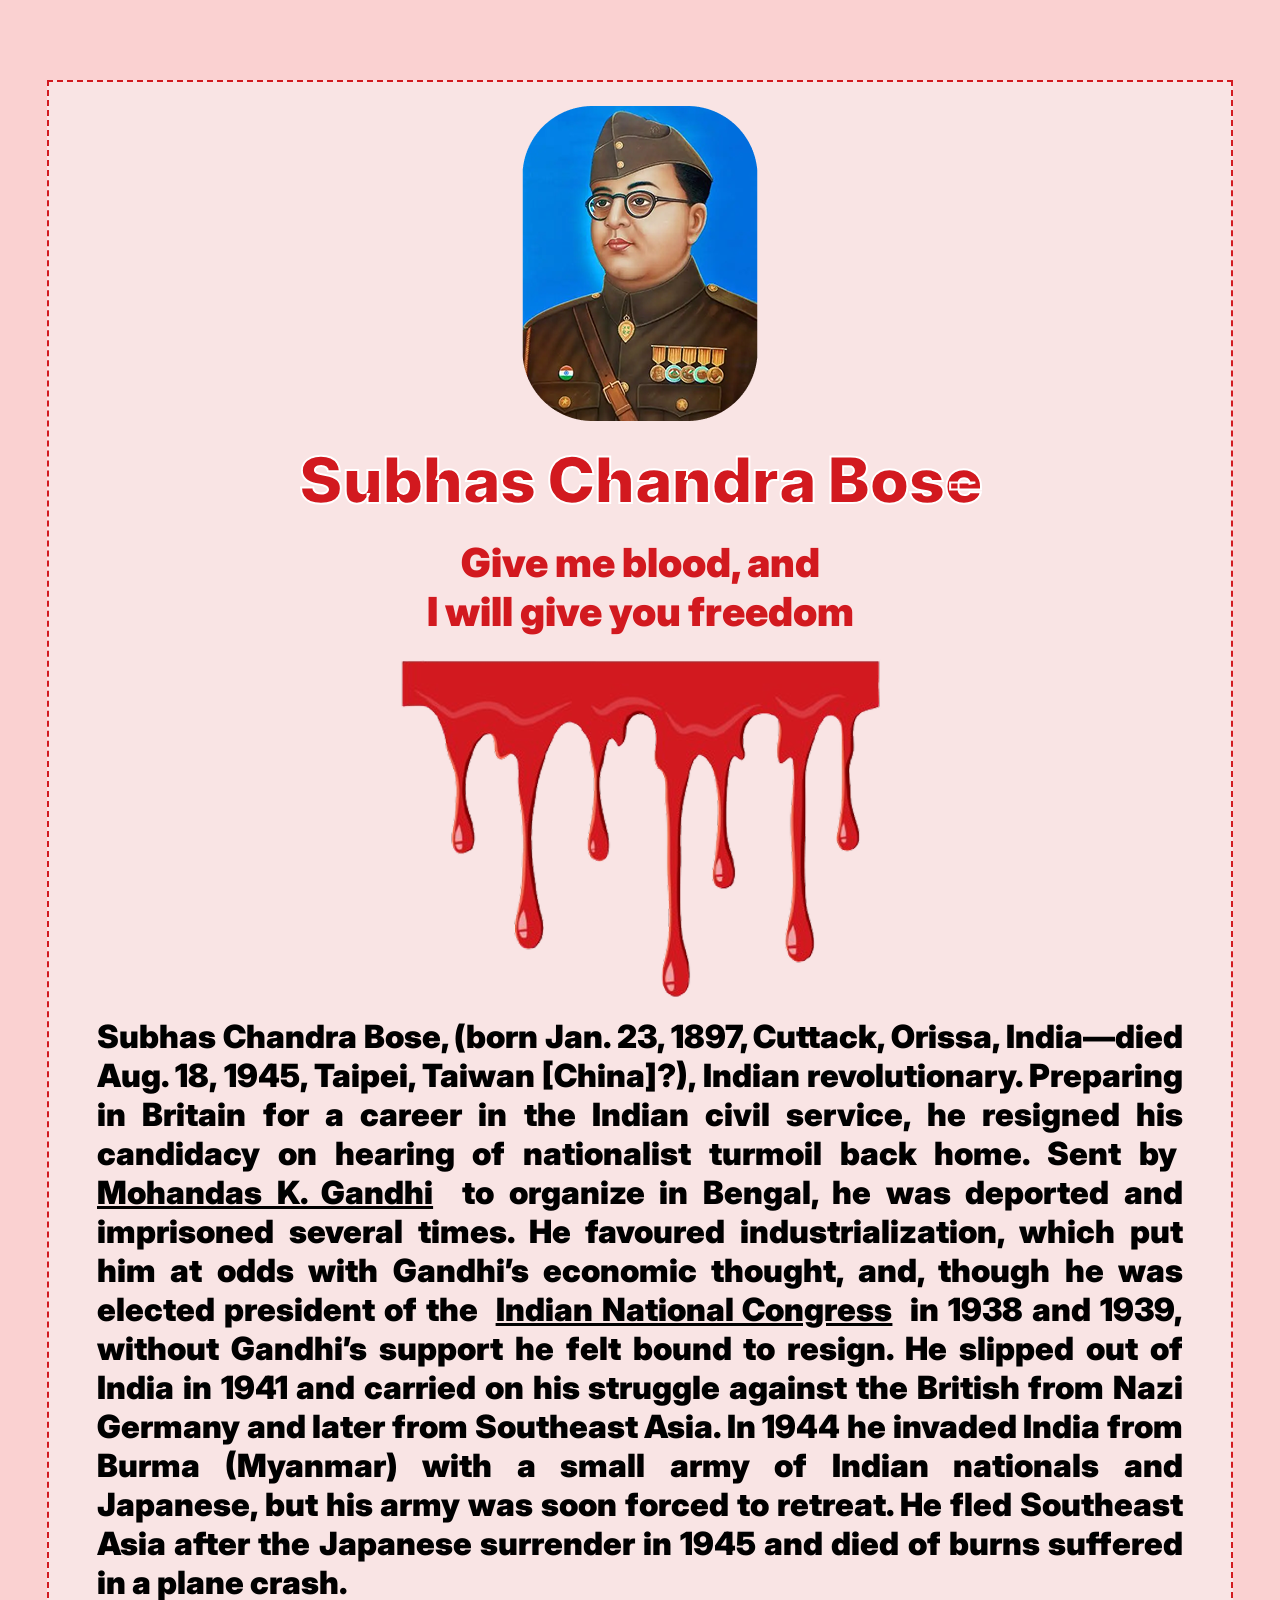
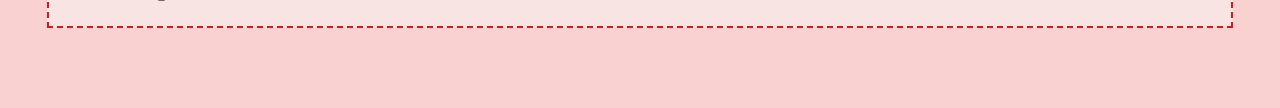
<file: Project 1/Tribute Project/index.html>
<!doctype html>
<html lang="en">
    <head>
        <meta charset="UTF-8" />
        <meta name="viewport" content="width=device-width, initial-scale=1.0" />
        <title>Tribute Website</title>
        <link rel="stylesheet" href="./style.css" />
    </head>
    <body>
        <section>
            <img src="./assets/hero.png" alt="Subhas Chandra Bose" />
            <h1>Subhas Chandra Bose</h1>
            <h2>
                Give me blood, and
                <br />
                I will give you freedom
            </h2>
            <img src="./assets/blood_art.png" alt="Blood Art" />
            <p>
                Subhas Chandra Bose, (born Jan. 23, 1897, Cuttack, Orissa, India—died Aug. 18, 1945, Taipei, Taiwan [China]?), Indian revolutionary. Preparing in Britain for a career in the Indian civil service, he
                resigned his candidacy on hearing of nationalist turmoil back home. Sent by 
                <a href="https://www.britannica.com/summary/Mahatma-Gandhi">Mohandas K. Gandhi</a>
                 to organize in Bengal, he was deported and imprisoned several times. He favoured industrialization, which put him at odds with Gandhi’s economic thought, and, though he was elected president of the 
                <a href="https://www.britannica.com/summary/Indian-National-Congress">Indian National Congress</a>
                 in 1938 and 1939, without Gandhi’s support he felt bound to resign. He slipped out of India in 1941 and carried on his struggle against the British from Nazi Germany and later from Southeast Asia. In
                1944 he invaded India from Burma (Myanmar) with a small army of Indian nationals and Japanese, but his army was soon forced to retreat. He fled Southeast Asia after the Japanese surrender in 1945 and died
                of burns suffered in a plane crash.
            </p>
        </section>
    </body>
</html>
</file>
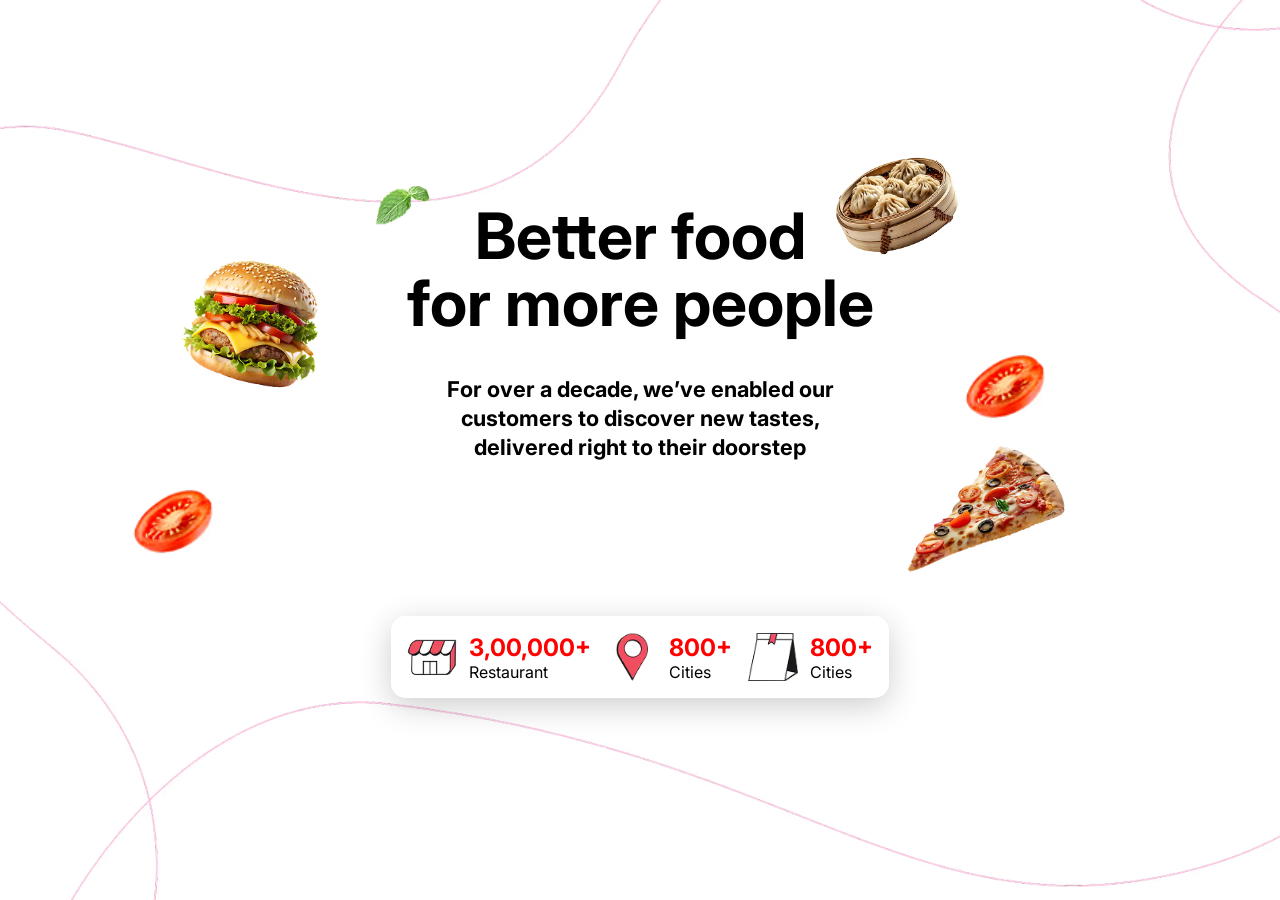
<file: Project 2/Food Banner/index.html>
<!doctype html>
<html lang="en">
    <head>
        <meta charset="UTF-8" />
        <meta name="viewport" content="width=device-width, initial-scale=1.0" />
        <title>Food Banner</title>
        <link rel="stylesheet" href="./style.css" />
    </head>
    <body>
        <main>
            <div class="image_container">
                <img src="./assets/bg_image.png" alt="Background image" />
            </div>
            <div class="content">
                <img src="./assets/burger.png" class="burger" alt="burger" />
                <img src="./assets/tomato.png" class="tomato1" alt="tomato 1" />
                <img src="./assets/tomato.png" class="tomato2" alt="tomato 2" />
                <img src="./assets/pizza.png" class="pizza" alt="pizza" />
                <img src="./assets/momo.png" class="momo" alt="momo" />
                <img src="./assets/leaf.png" class="leaf" alt="leaf" />
                <div class="center-content">
                    <section class="text-content">
                        <h1>
                            Better food
                            <br />
                            for more people
                        </h1>
                        <p>For over a decade, we’ve enabled our customers to discover new tastes, delivered right to their doorstep</p>
                    </section>
                    <section class="info-section">
                        <div class="info-item">
                            <img src="./assets/house.png" alt="Restaurant Icon" class="info-icon" />
                            <div class="info-text">
                                <span class="info-number">3,00,000+</span>
                                <span class="info-lebel">Restaurant</span>
                            </div>
                        </div>

                        <div class="info-item">
                            <img src="./assets/location.png" alt="Location Icon" class="info-icon" />
                            <div class="info-text">
                                <span class="info-number">800+</span>
                                <span class="info-lebel">Cities</span>
                            </div>
                        </div>

                        <div class="info-item">
                            <img src="./assets/banner.png" alt="Order Icon" class="info-icon" />
                            <div class="info-text">
                                <span class="info-number">800+</span>
                                <span class="info-lebel">Cities</span>
                            </div>
                        </div>
                    </section>
                </div>
            </div>
        </main>
    </body>
</html>
</file>
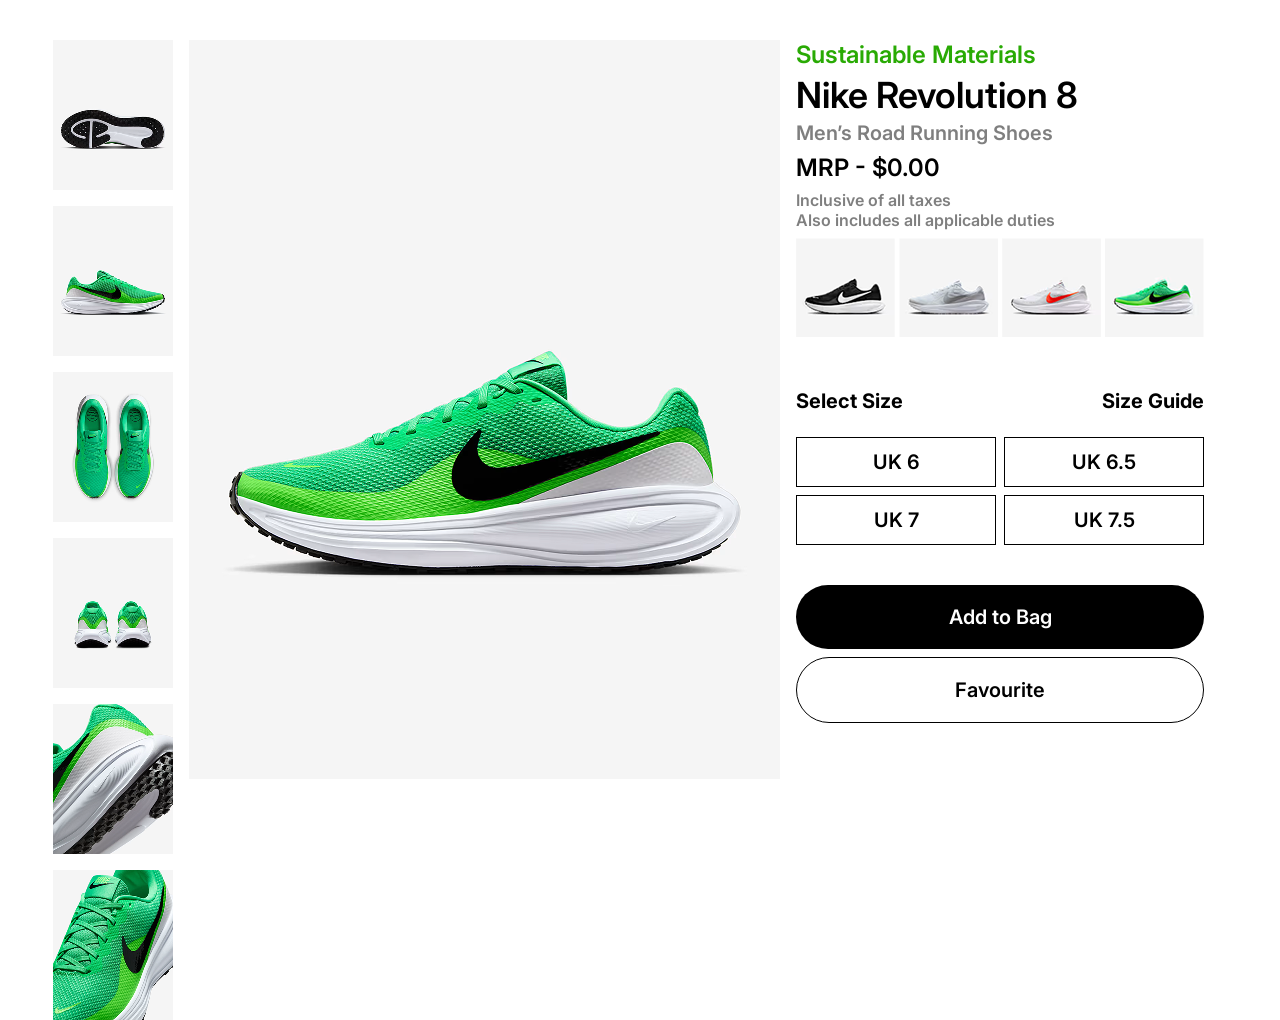
<file: Project 3/Shoe website/index.html>
<!doctype html>
<html lang="en">
    <head>
        <meta charset="UTF-8" />
        <meta name="viewport" content="width=device-width, initial-scale=1.0" />
        <title>Show Website</title>
        <link rel="stylesheet" href="style.css" />
    </head>
    <body>
        <main>
            <section class="images_section">
                <aside>
                    <img src="./assets/side_image1.png" alt="Side image 1" />
                    <img src="./assets/side_image2.png" alt="Side image 2" />
                    <img src="./assets/side_image3.png" alt="Side image 3" />
                    <img src="./assets/side_image4.png" alt="Side image 4" />
                    <img src="./assets/side_image5.png" alt="Side image 5" />
                    <img src="./assets/side_image6.png" alt="Side image 6" />
                </aside>
                <section class="image_container">
                    <img src="./assets/center_image.png" alt="Center image" />
                </section>
            </section>
            <section class="content">
                <div class="content_header">
                    <p class="green-text">Sustainable Materials</p>
                    <h1>Nike Revolution 8</h1>
                    <h2>Men’s Road Running Shoes</h2>
                </div>
                <section class="price_section">
                    <h2>MRP - $0.00</h2>
                    <div>
                        <p>Inclusive of all taxes</p>
                        <p>Also includes all applicable duties</p>
                    </div>
                </section>
                <section class="variants_section">
                    <img src="./assets/variant1.png" alt="Variant 1" />
                    <img src="./assets/variant2.png" alt="Variant 2" />
                    <img src="./assets/variant3.png" alt="Variant 3" />
                    <img src="./assets/variant4.png" alt="Variant 4" />
                </section>
                <section class="size_section">
                    <div class="size_header">
                        <h4>Select Size</h4>
                        <h4>Size Guide</h4>
                    </div>
                    <section class="sizes">
                        <div class="size">UK 6</div>
                        <div class="size">UK 6.5</div>
                        <div class="size">UK 7</div>
                        <div class="size">UK 7.5</div>
                    </section>
                </section>

                <section class="button_container">
                    <div class="add_to_bag">Add to Bag</div>
                    <div class="wishlist">Favourite</div>
                </section>
            </section>
        </main>
    </body>
</html>
</file>
<file: Project 1/Tribute Project/style.css>
@import url("https://fonts.googleapis.com/css2?family=Inter:ital,opsz,wght@0,14..32,100..900;1,14..32,100..900&display=swap");

* {
    margin: 0;
    padding: 0;
    box-sizing: border-box;
    --red: #d2191f;
}

body {
    font-family: "Inter", sans-serif;
    font-optical-sizing: auto;
    background-color: #fad1d1;
    padding: 80px 0;
}

section {
    max-width: 1186px;
    margin: 0px auto;
    display: flex;
    flex-direction: column;
    align-items: center;
    gap: 20px;
    background-color: #f9e4e4;
    padding: 24px 48px;
    border: 2px dashed var(--red);

    h1 {
        font-size: 64px;
        color: var(--red);
        -webkit-text-stroke: 2px white;
        font-weight: 900;
        text-align: center;
    }

    h2 {
        font-size: 40px;
        color: var(--red);
        text-align: center;
        font-weight: 900;
    }

    p {
        font-size: 32px;
        text-align: justify;
        font-weight: 900;
        color: black;

        a {
            color: inherit;
        }
    }
}
</file>
<file: Project 2/Food Banner/style.css>
@import url("https://fonts.googleapis.com/css2?family=Inter:ital,opsz,wght@0,14..32,100..900;1,14..32,100..900&display=swap");

* {
    margin: 0;
    padding: 0;
    box-sizing: border-box;
}

body {
    font-family: "Inter", sans-serif;
    font-optical-sizing: auto;
}

main {
    position: relative;
    min-height: 100vh;
    width: 100%;
    overflow: hidden;

    .image_container {
        position: absolute;
        inset: 0;

        img {
            height: 100%;
            width: 100%;
            object-fit: cover;
        }
    }

    .content {
        position: relative;
        display: flex;
        min-height: 100vh;
        width: 100%;
        justify-content: center;
        align-items: center;

        .burger,
        .tomato1,
        .tomato2,
        .momo,
        .pizza,
        .leaf {
            position: absolute;
            height: auto;
            max-width: 100%;
            pointer-events: none;
        }

        .burger {
            top: 26%;
            left: 13%;
            width: clamp(80px, 14vw, 260px);
        }
        .tomato1 {
            top: 54%;
            left: 10%;
            width: clamp(40px, 7vw, 130px);
        }
        .tomato2 {
            top: 39%;
            left: 75%;
            width: clamp(40px, 7vw, 130px);
        }
        .momo {
            top: 14%;
            left: 64%;
            width: clamp(70px, 12vw, 220px);
        }
        .pizza {
            top: 45%;
            left: 69%;
            width: clamp(90px, 15vw, 280px);
        }
        .leaf {
            top: 20%;
            left: 29%;
            width: clamp(30px, 5vw, 90px);
        }

        .center-content {
            position: relative;
            z-index: 1;
            display: flex;
            flex-direction: column;
            align-items: center;
            padding: 20px;
        }

        .text-content {
            display: flex;
            flex-direction: column;
            align-items: center;
            margin-bottom: clamp(20px, 4vw, 60px);

            h1 {
                font-size: clamp(22px, 5.5vw, 64px);
                line-height: 1.05;
                margin-bottom: clamp(16px, 3vw, 40px);
                text-align: center;
            }
            p {
                font-size: clamp(11px, 1.7vw, 24px);
                line-height: 1.35;
                font-weight: bold;
                text-align: center;
                margin: 0 auto;
                max-width: min(450px, 90vw);
            }
        }

        .info-section {
            display: flex;
            flex-wrap: wrap;
            margin-top: clamp(30px, 8vw, 120px);
            justify-content: center;
            align-items: center;
            gap: clamp(8px, 1.5vw, 16px);
            padding: clamp(8px, 1.5vw, 15px);
            background-color: rgba(255, 255, 255, 0.95);
            box-shadow: 0 8px 32px rgba(0, 0, 0, 0.2);
            border-radius: 15px;
            border: 1px solid rgba(255, 255, 255, 0.2);

            .info-item {
                display: flex;
                align-items: center;
                gap: clamp(6px, 1vw, 12px);

                .info-icon {
                    height: clamp(30px, 4vw, 50px);
                    width: clamp(30px, 4vw, 50px);
                    object-fit: contain;
                }

                .info-text {
                    display: flex;
                    flex-direction: column;

                    .info-number {
                        font-size: clamp(13px, 1.9vw, 24px);
                        font-weight: bold;
                        color: red;
                    }

                    .info-label {
                        font-size: clamp(10px, 1.3vw, 16px);
                        color: black;
                        font-weight: 500;
                    }
                }
            }
        }
    }
}

/* Tablet / mobile */
@media (max-width: 768px) {
    main .content {
        .text-content {
            margin-bottom: 20px;
        }
        .info-section {
            margin-top: 30px;
            flex-direction: column;
            align-items: flex-start;
        }
        .burger  { top: 8%;  left: 5%; }
        .leaf    { top: 6%;  left: 45%; }
        .momo    { top: 8%;  left: 70%; }
        .tomato1 { top: 78%; left: 5%; }
        .pizza   { top: 80%; left: 60%; }
        .tomato2 { top: 70%; left: 82%; }
    }
}
</file>
<file: Project 3/Shoe website/style.css>
@import url("https://fonts.googleapis.com/css2?family=Inter:ital,opsz,wght@0,14..32,100..900;1,14..32,100..900&display=swap");

* {
    padding: 0;
    margin: 0;
    box-sizing: border-box;
    --font-weight: 600;
}

body {
    font-family: "Inter", sans-serif;
    font-optical-sizing: auto;
}

main {
    padding-top: 40px;
    display: flex;
    gap: 1rem;
    max-width: 1174px;
    background-color: #ffffff;
    margin: 0 auto;

    .images_section {
        display: flex;
        gap: 1rem;

        aside {
            display: flex;
            flex-direction: column;
            gap: 1rem;
        }
    }

    .content {
        display: flex;
        flex-direction: column;

        .content_header {
            display: flex;
            flex-direction: column;
            gap: 0.25rem;

            .green-text {
                font-size: 1.5rem;
                font-weight: 600;
                color: #29aa04;
            }

            h1 {
                font-size: 2.25rem;
                font-weight: 600;
            }

            h2 {
                font-size: 1.25rem;
                color: rgba(0, 0, 0, 0.5);
                font-weight: 600;
            }
        }

        .price_section {
            display: flex;
            flex-direction: column;
            gap: 0.5rem;
            margin: 8px 0px;

            h2 {
                font-size: 1.5rem;
                font-weight: 600;
            }

            p {
                font-size: 1rem;
                font-weight: 600;
                color: rgba(0, 0, 0, 0.5);
            }
        }

        .size_section {
            .size_header {
                display: flex;
                flex-direction: row;
                justify-content: space-between;

                h4 {
                    font-size: 1.25rem;
                    margin-top: 3rem;
                    margin-bottom: 1.5rem;
                }
            }

            .sizes {
                display: grid;
                gap: 1rem;
                grid-template-columns: repeat(2, 1fr);
                gap: 0.5rem;
                margin-bottom: 2.5rem;

                .size {
                    border: 1px solid rgb(0, 0, 0);
                    padding: 0.75rem 1rem;
                    text-align: center;
                    font-weight: 600;
                    font-size: 1.25rem;
                    cursor: pointer;
                }
            }
        }

        .button_container {
            display: flex;
            flex-direction: column;
            gap: 0.5rem;

            .add_to_bag,
            .wishlist {
                padding: 1.25rem;
                border: none;
                border-radius: 3.125rem;
                font-size: 1.25rem;
                font-weight: 600;
                cursor: pointer;
                text-align: center;
                &:hover {
                    opacity: 0.6;
                }
                &:first-child {
                    background: #000;
                    color: #fff;
                }
                &:last-child {
                    background-color: #fff;
                    color: #000;
                    border: 1px solid #000;
                }
            }
        }
    }
}
</file>
